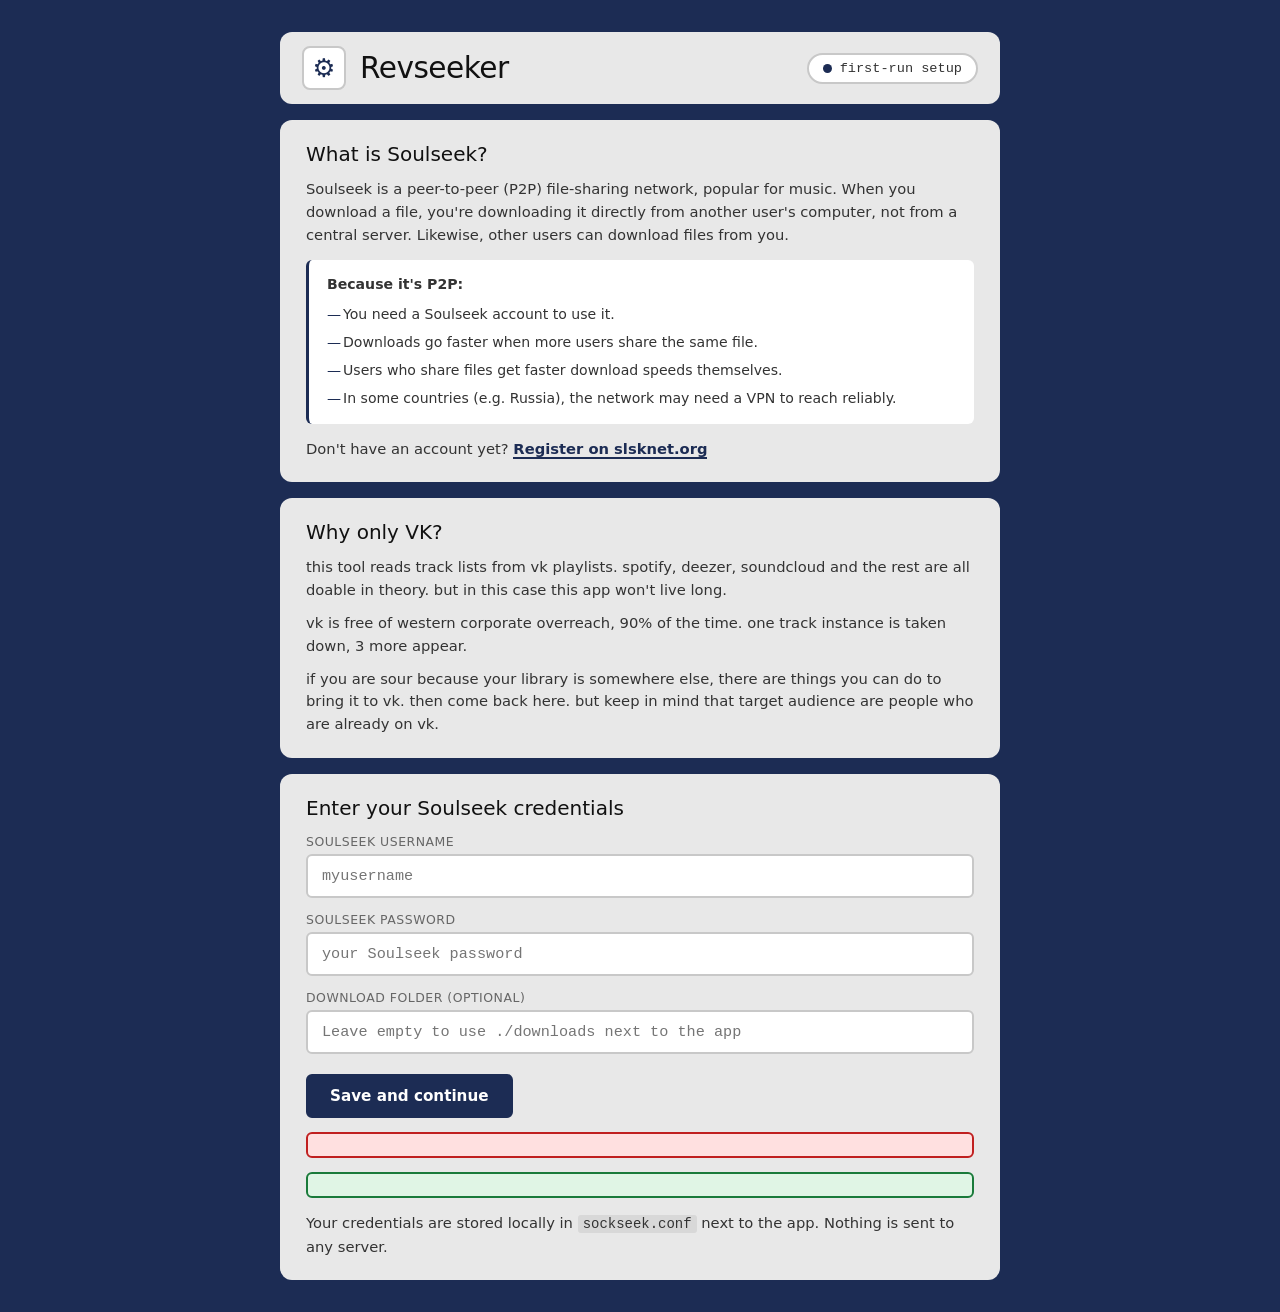
<file: setup.html>
<!DOCTYPE html>
<html lang="en">
<head>
    <meta charset="UTF-8">
    <title>Setup - Revseeker</title>
    <style>
        * { margin: 0; padding: 0; box-sizing: border-box; }

        body {
            font-family: 'Segoe UI', 'Inter', system-ui, sans-serif;
            background: #1c2c54;
            color: #111;
            min-height: 100vh;
            display: flex;
            align-items: center;
            justify-content: center;
            padding: 32px 20px;
        }

        .setup-shell {
            width: 100%;
            max-width: 720px;
            display: flex;
            flex-direction: column;
            gap: 16px;
        }

        .brand {
            display: flex;
            align-items: center;
            gap: 14px;
            background: #e8e8e8;
            padding: 14px 22px;
            border-radius: 12px;
        }
        .brand-mark {
            width: 44px;
            height: 44px;
            display: flex;
            align-items: center;
            justify-content: center;
            font-size: 1.6em;
            color: #1c2c54;
            background: #fff;
            border: 2px solid #c8c8c8;
            border-radius: 8px;
        }
        .brand-name {
            font-size: 1.85em;
            font-weight: 400;
            color: #111;
            letter-spacing: -0.5px;
        }
        .brand-spacer { flex: 1; }
        .step-chip {
            display: flex;
            align-items: center;
            gap: 8px;
            padding: 6px 14px;
            background: #fff;
            border: 2px solid #c8c8c8;
            border-radius: 999px;
            font-size: 0.85em;
            color: #333;
            font-family: 'Consolas', monospace;
        }
        .step-chip .dot {
            width: 9px;
            height: 9px;
            border-radius: 50%;
            background: #1c2c54;
        }

        .card {
            background: #e8e8e8;
            border-radius: 12px;
            padding: 22px 26px;
        }
        .card h2 {
            font-size: 1.25em;
            font-weight: 400;
            color: #111;
            margin-bottom: 12px;
        }

        .card p {
            font-size: 0.92em;
            line-height: 1.55;
            color: #333;
            margin-bottom: 10px;
        }
        .card p:last-child { margin-bottom: 0; }

        .card a {
            color: #1c2c54;
            font-weight: 600;
            text-decoration: none;
            border-bottom: 2px solid #1c2c54;
        }
        .card a:hover {
            color: #2a3f70;
            border-color: #2a3f70;
        }

        .notice {
            background: #fff;
            border-left: 3px solid #1c2c54;
            padding: 14px 18px;
            margin: 14px 0;
            border-radius: 6px;
            font-size: 0.88em;
            line-height: 1.55;
            color: #333;
        }
        .notice ul {
            list-style: none;
            padding: 0;
            margin: 8px 0 0 0;
        }
        .notice ul li {
            padding-left: 16px;
            position: relative;
            margin-bottom: 6px;
        }
        .notice ul li:last-child { margin-bottom: 0; }
        .notice ul li::before {
            content: '\2014';
            position: absolute;
            left: 0;
            color: #1c2c54;
        }

        label {
            display: block;
            font-size: 0.78em;
            color: #666;
            text-transform: uppercase;
            letter-spacing: 0.5px;
            margin-bottom: 5px;
            margin-top: 14px;
        }

        input[type="text"],
        input[type="password"] {
            width: 100%;
            padding: 11px 14px;
            background: #fff;
            border: 2px solid #c8c8c8;
            border-radius: 6px;
            font-family: 'Consolas', monospace;
            font-size: 0.95em;
            color: #111;
            transition: border-color 0.15s;
        }
        input:focus {
            outline: none;
            border-color: #1c2c54;
        }

        .actions {
            display: flex;
            gap: 10px;
            margin-top: 20px;
        }

        button {
            padding: 11px 22px;
            border: 2px solid #1c2c54;
            background: #1c2c54;
            color: #fff;
            font-weight: 600;
            font-size: 0.95em;
            border-radius: 6px;
            cursor: pointer;
            font-family: inherit;
            transition: background 0.15s, color 0.15s;
        }
        button:hover:not(:disabled) { background: #2a3f70; }
        button:disabled { opacity: 0.5; cursor: not-allowed; }

        .status {
            margin-top: 14px;
            padding: 11px 16px;
            border-radius: 6px;
            font-size: 0.88em;
            line-height: 1.45;
            display: none;
        }
        .status.error {
            display: block;
            background: #ffe0e0;
            border: 2px solid #c02020;
            color: #8a1010;
        }
        .status.success {
            display: block;
            background: #e0f5e5;
            border: 2px solid #1a7a3a;
            color: #0a4a1a;
        }

        .hint {
            font-size: 0.8em;
            color: #555;
            margin-top: 14px;
            line-height: 1.5;
        }
        .hint code {
            background: #d8d8d8;
            padding: 1px 5px;
            border-radius: 3px;
            font-family: 'Consolas', monospace;
            font-size: 0.95em;
        }
    </style>
</head>
<body>
<div class="setup-shell">

    <header class="brand">
        <div class="brand-mark">&#9881;</div>
        <div class="brand-name">Revseeker</div>
        <div class="brand-spacer"></div>
        <div class="step-chip"><span class="dot"></span>first-run setup</div>
    </header>

    <div class="card">
        <h2>What is Soulseek?</h2>
        <p>
            Soulseek is a peer-to-peer (P2P) file-sharing network, popular for music.
            When you download a file, you're downloading it directly from another
            user's computer, not from a central server. Likewise, other users can
            download files from you.
        </p>
        <div class="notice">
            <strong>Because it's P2P:</strong>
            <ul>
                <li>You need a Soulseek account to use it.</li>
                <li>Downloads go faster when more users share the same file.</li>
                <li>Users who share files get faster download speeds themselves.</li>
                <li>In some countries (e.g. Russia), the network may need a VPN to reach reliably.</li>
            </ul>
        </div>
        <p>
            Don't have an account yet?
            <a href="https://www.slsknet.org/news/node/1" target="_blank" rel="noopener">
                Register on slsknet.org
            </a>
        </p>
    </div>
    <div class="card">
        <h2>Why only VK?</h2>
        <p>
            this tool reads track lists from vk playlists. spotify, deezer,
            soundcloud and the rest are all doable in theory. but in this case this app won't live long.
        </p>
        <p>
            vk is free of western corporate overreach, 90% of the time. 
            one track instance is taken down, 3 more appear.
        </p>
        <p>
            if you are sour because your library is somewhere else, there are things you can do to 
            bring it to vk. then come back here.

            but keep in mind that target audience are people who are already on vk.
        </p>
    </div>
    <div class="card">
        <h2>Enter your Soulseek credentials</h2>
        <form id="setupForm">
            <label for="username">Soulseek username</label>
            <input type="text" id="username" placeholder="myusername"
                   autocomplete="off" required>

            <label for="password">Soulseek password</label>
            <input type="password" id="password" placeholder="your Soulseek password"
                   autocomplete="off" required>

            <label for="outputDir">Download folder (optional)</label>
            <input type="text" id="outputDir"
                   placeholder="Leave empty to use ./downloads next to the app">

            <div class="actions">
                <button type="submit" id="submitBtn">Save and continue</button>
            </div>

            <div id="errorBox" class="status error"></div>
            <div id="okBox" class="status success"></div>

            <p class="hint">
                Your credentials are stored locally in <code>sockseek.conf</code>
                next to the app. Nothing is sent to any server.
            </p>
        </form>
    </div>

</div>

<script>
document.getElementById('setupForm').addEventListener('submit', async (e) => {
    e.preventDefault();
    const btn = document.getElementById('submitBtn');
    const err = document.getElementById('errorBox');
    const ok = document.getElementById('okBox');
    btn.disabled = true;
    btn.textContent = 'Saving...';
    err.style.display = 'none';
    ok.style.display = 'none';

    const fd = new FormData();
    fd.append('soulseek_username', document.getElementById('username').value);
    fd.append('soulseek_password', document.getElementById('password').value);
    fd.append('output_dir', document.getElementById('outputDir').value);

    try {
        const r = await fetch('/api/setup', { method: 'POST', body: fd });
        if (!r.ok) {
            const d = await r.json().catch(() => ({}));
            throw new Error(d.detail || 'Setup failed');
        }
        ok.textContent = 'Setup complete. Redirecting...';
        ok.style.display = 'block';
        setTimeout(() => { window.location.href = '/'; }, 800);
    } catch (ex) {
        err.textContent = ex.message;
        err.style.display = 'block';
    } finally {
        btn.disabled = false;
        btn.textContent = 'Save and continue';
    }
});
</script>
</body>
</html>
</file>
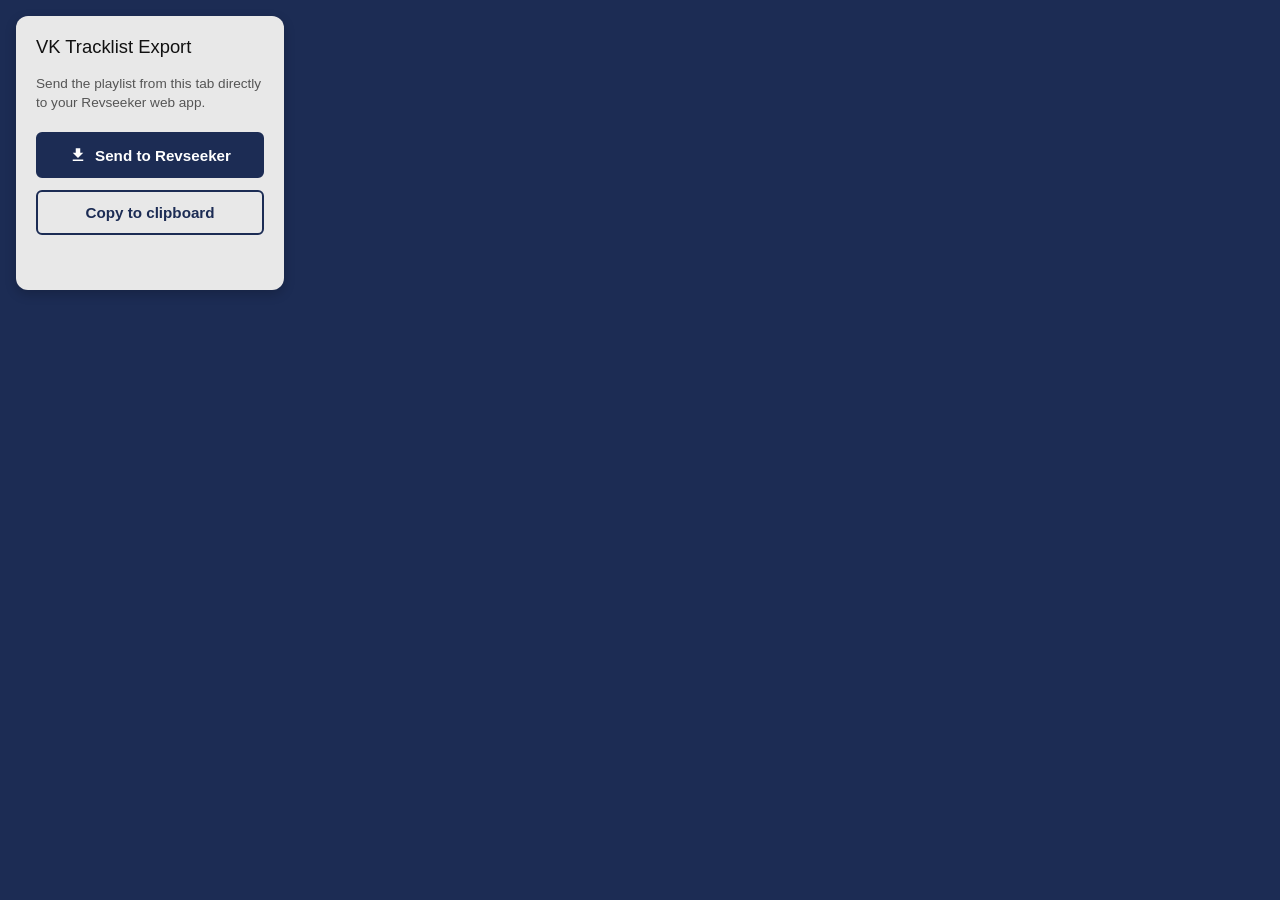
<file: extension/popup.html>
<!DOCTYPE html>
<html>
<head>
    <meta charset="UTF-8">
    <style>
        * { margin: 0; padding: 0; box-sizing: border-box; }
        
        body {
            width: 300px;
            padding: 16px;
            font-family: 'Bahnschrift', 'Segoe UI', sans-serif;
            background: #1c2c54; /* Revseeker deep blue */
            color: #111;
        }

        .card {
            background: #e8e8e8; /* Revseeker grey */
            border-radius: 12px;
            padding: 20px;
            display: flex;
            flex-direction: column;
            gap: 12px;
            box-shadow: 0 4px 12px rgba(0,0,0,0.2);
        }

        h3 {
            color: #111;
            font-size: 1.15em;
            font-weight: 400;
            margin-bottom: 4px;
        }

        p {
            font-size: 0.85em;
            color: #555;
            line-height: 1.4;
            margin-bottom: 8px;
        }

        button {
            width: 100%;
            padding: 12px;
            border-radius: 6px;
            font-weight: 600;
            font-size: 0.95em;
            cursor: pointer;
            font-family: inherit;
            transition: background 0.15s, color 0.15s;
            display: flex;
            justify-content: center;
            align-items: center;
            gap: 8px;
        }

        /* Primary button matches the web app */
        button.primary {
            background: #1c2c54;
            color: #fff;
            border: 2px solid #1c2c54;
        }
        button.primary:hover:not(:disabled) { background: #2a3f70; }
        button.primary:disabled { opacity: 0.5; cursor: not-allowed; }

        /* Secondary button matches the web app */
        button.secondary {
            background: transparent;
            color: #1c2c54;
            border: 2px solid #1c2c54;
        }
        button.secondary:hover:not(:disabled) {
            background: #1c2c54;
            color: #fff;
        }
        button.secondary:disabled { opacity: 0.5; cursor: not-allowed; }

        #status {
            font-size: 0.85em;
            color: #1c2c54;
            min-height: 1.4em;
            text-align: center;
            margin-top: 4px;
            font-weight: 500;
        }
        .error { color: #c02020 !important; }
        .success { color: #1a7a3a !important; }
    </style>
</head>
<body>
    <div class="card">
        <h3>VK Tracklist Export</h3>
        <p>Send the playlist from this tab directly to your Revseeker web app.</p>

        <button id="exportCurrentBtn" class="primary">
            <svg width="18" height="18" viewBox="0 0 24 24" fill="currentColor">
                <path d="M19 9h-4V3H9v6H5l7 7 7-7zM5 18v2h14v-2H5z"/>
            </svg>
            Send to Revseeker
        </button>
        
        <button id="copyCurrentBtn" class="secondary">Copy to clipboard</button>

        <div id="status"></div>
    </div>

    <script src="popup.js"></script>
</body>
</html>
</file>
